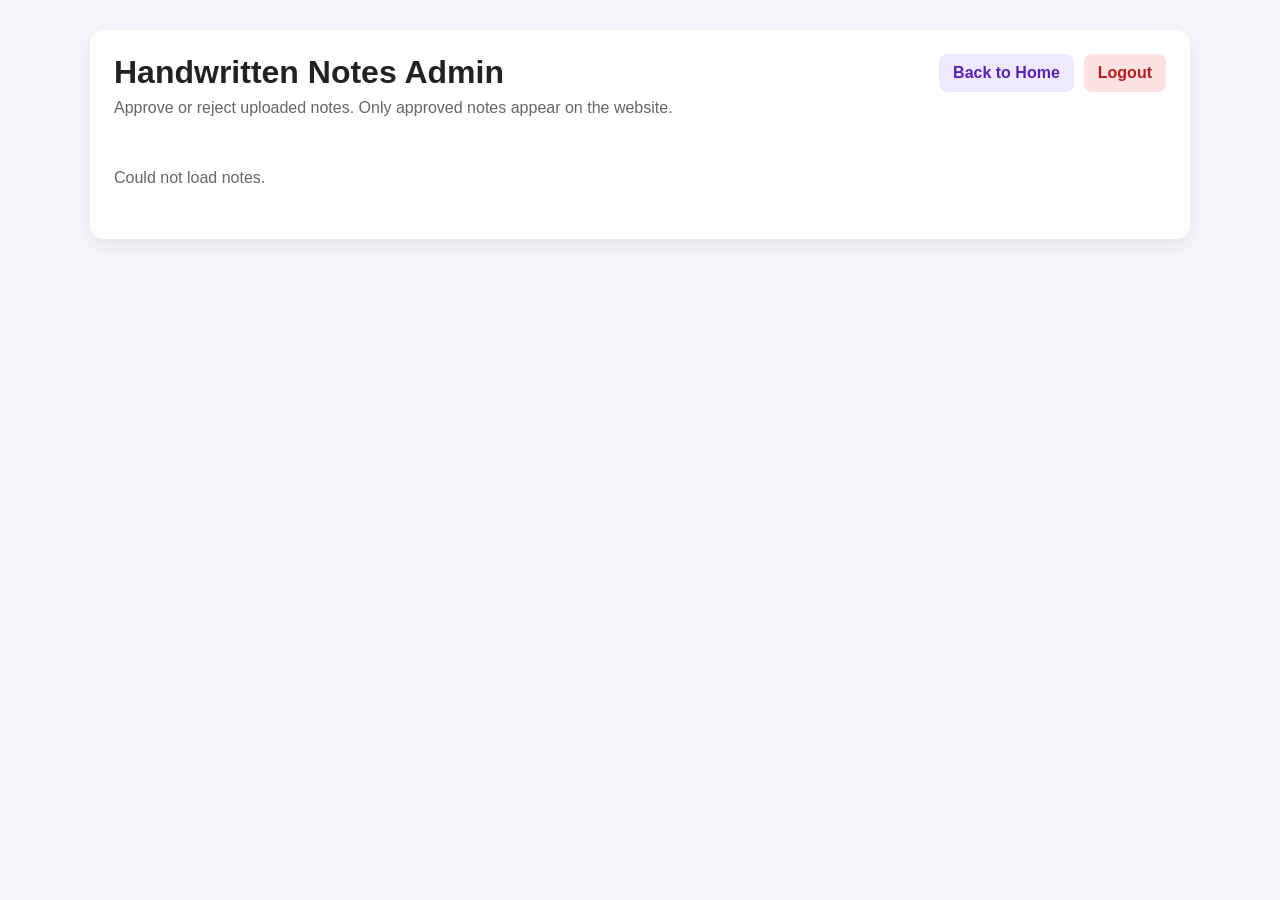
<file: admin_notes.html>
<!DOCTYPE html>
<html>
<head>
<title>SwapMyBook - Admin Notes</title>
<link href="admin_notes.css" rel="stylesheet">
<meta charset="UTF-8">
<meta name="viewport" content="width=device-width, initial-scale=1.0">
</head>
<body>

<div class="page-box">
<div class="page-top">
<div>
<h1>Handwritten Notes Admin</h1>
<p>Approve or reject uploaded notes. Only approved notes appear on the website.</p>
</div>
<div class="page-actions">
<a class="top-link" href="index.html">Back to Home</a>
<a class="logout-link" href="admin_logout.php">Logout</a>
</div>
</div>

<div id="adminMessage" class="admin-message">Loading notes...</div>

<div class="table-wrap" id="tableWrap" style="display:none;">
<table>
<thead>
<tr>
<th>Title</th>
<th>Subject</th>
<th>Uploader</th>
<th>PDF</th>
<th>Status</th>
<th>Action</th>
</tr>
</thead>
<tbody id="notesTableBody"></tbody>
</table>
</div>
</div>

<script>
function escapeHtml(value){
return String(value ?? "")
.replace(/&/g, "&amp;")
.replace(/</g, "&lt;")
.replace(/>/g, "&gt;")
.replace(/"/g, "&quot;")
.replace(/'/g, "&#39;");
}

function getActionMarkup(note){
let noteId = Number(note.note_id);

if(note.status === "approved"){
return `<div class="actions"></div>`;
}

if(note.status === "rejected"){
return `
<div class="actions">
<form action="delete_note.php" method="POST" onsubmit="return confirm('Delete this rejected note?');">
<input type="hidden" name="note_id" value="${noteId}">
<button type="submit" class="btn reject-btn">Delete</button>
</form>
</div>
`;
}

return `
<div class="actions">
<form action="update_note_status.php" method="POST">
<input type="hidden" name="note_id" value="${noteId}">
<input type="hidden" name="status" value="approved">
<button type="submit" class="btn approve-btn">Approve</button>
</form>
<form action="update_note_status.php" method="POST">
<input type="hidden" name="note_id" value="${noteId}">
<input type="hidden" name="status" value="rejected">
<button type="submit" class="btn reject-btn">Reject</button>
</form>
</div>
`;
}

function loadAdminNotes(){
fetch("admin_notes.php", { cache: "no-store" })
.then(async function(res){
let data = await res.json();

if(res.status === 401){
window.location.href = "admin_login.html";
return;
}

let message = document.getElementById("adminMessage");
let tableWrap = document.getElementById("tableWrap");
let tableBody = document.getElementById("notesTableBody");

if(!data.success){
message.innerText = data.message || "Could not load notes.";
tableWrap.style.display = "none";
return;
}

if(data.notes.length === 0){
message.innerText = "No notes uploaded yet.";
tableWrap.style.display = "none";
return;
}

tableBody.innerHTML = "";

data.notes.forEach(function(note){
tableBody.innerHTML += `
<tr>
<td>${escapeHtml(note.title)}</td>
<td>${escapeHtml(note.subject)}</td>
<td>${escapeHtml(note.uploader_name)}</td>
<td class="file-links">
<a href="${escapeHtml(note.file_path)}" target="_blank">View</a>
<a href="${escapeHtml(note.file_path)}" download>Download</a>
</td>
<td><span class="status ${escapeHtml(note.status)}">${escapeHtml(note.status)}</span></td>
<td>${getActionMarkup(note)}</td>
</tr>
`;
});

message.style.display = "none";
tableWrap.style.display = "block";
})
.catch(function(){
document.getElementById("adminMessage").innerText = "Could not load notes.";
document.getElementById("tableWrap").style.display = "none";
});
}

document.addEventListener("DOMContentLoaded", loadAdminNotes);
</script>

</body>
</html>
</file>
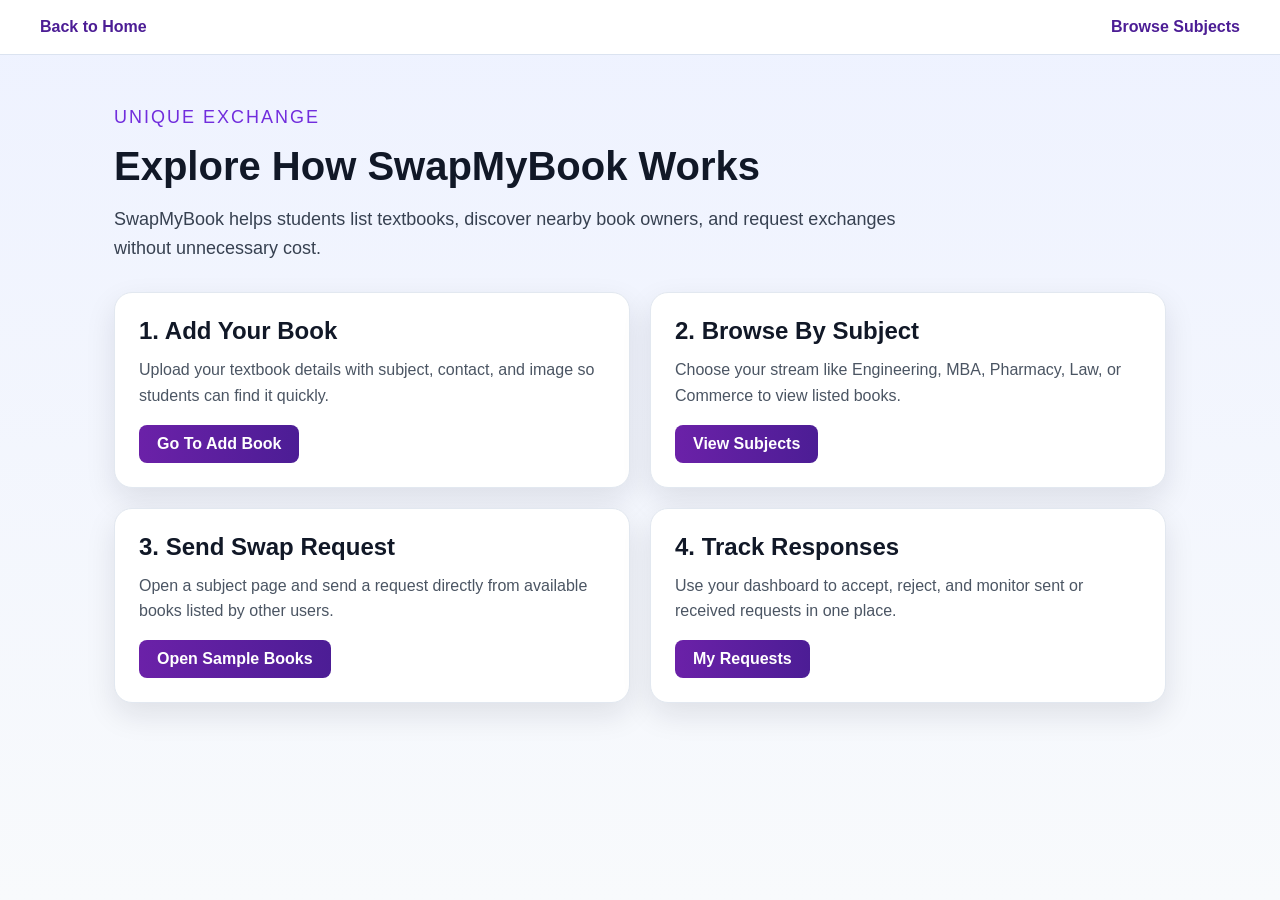
<file: explore_more.html>
<!DOCTYPE html>
<html lang="en">
<head>
<meta charset="UTF-8">
<meta name="viewport" content="width=device-width, initial-scale=1.0">
<title>Explore More - SwapMyBook</title>
<link rel="stylesheet" href="explore_more.css">
</head>
<body>

<header class="topbar">
<a class="back-link" href="index.html">Back to Home</a>
<div class="topbar-right">
<a class="browse-link" href="index.html#subjects">Browse Subjects</a>
</div>
</header>

<main class="explore-shell">
<section class="hero">
<p class="kicker">Unique Exchange</p>
<h1>Explore How SwapMyBook Works</h1>
<p>
SwapMyBook helps students list textbooks, discover nearby book owners,
and request exchanges without unnecessary cost.
</p>
</section>

<section class="flow-grid">
<article class="flow-card">
<h2>1. Add Your Book</h2>
<p>Upload your textbook details with subject, contact, and image so students can find it quickly.</p>
<a href="index.html">Go To Add Book</a>
</article>

<article class="flow-card">
<h2>2. Browse By Subject</h2>
<p>Choose your stream like Engineering, MBA, Pharmacy, Law, or Commerce to view listed books.</p>
<a href="index.html#subjects">View Subjects</a>
</article>

<article class="flow-card">
<h2>3. Send Swap Request</h2>
<p>Open a subject page and send a request directly from available books listed by other users.</p>
<a href="books.html?subject=engineering">Open Sample Books</a>
</article>

<article class="flow-card">
<h2>4. Track Responses</h2>
<p>Use your dashboard to accept, reject, and monitor sent or received requests in one place.</p>
<a href="my_requests.html">My Requests</a>
</article>
</section>
</main>

</body>
</html>
</file>
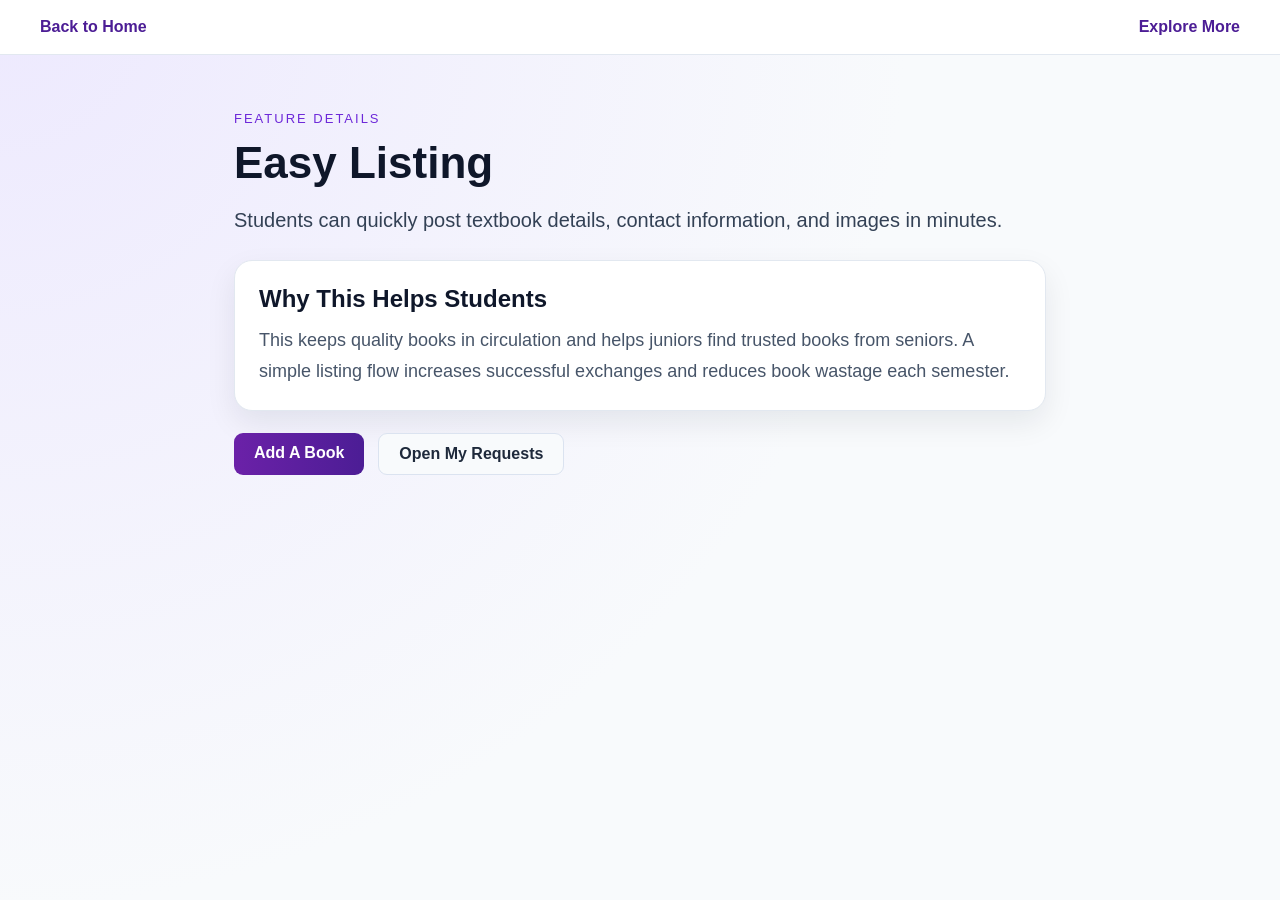
<file: read_more.html>
<!DOCTYPE html>
<html lang="en">
<head>
<meta charset="UTF-8">
<meta name="viewport" content="width=device-width, initial-scale=1.0">
<title>Feature Details - SwapMyBook</title>
<link rel="stylesheet" href="read_more.css">
</head>
<body>

<header class="topbar">
<a class="back-link" href="index.html">Back to Home</a>
<a class="explore-link" href="explore_more.html">Explore More</a>
</header>

<main class="feature-shell">
<p class="kicker">Feature Details</p>
<h1 id="featureTitle">Easy Listing</h1>
<p id="featureLead" class="lead"></p>

<section class="details-box">
<h2>Why This Helps Students</h2>
<p id="featureBody"></p>
</section>

<section class="action-row">
<a id="featureAction" href="index.html#subjects">Go To Subjects</a>
<a href="my_requests.html">Open My Requests</a>
</section>
</main>

<script>
const featureMap = {
"easy-listing": {
title: "Easy Listing",
lead: "Students can quickly post textbook details, contact information, and images in minutes.",
body: "This keeps quality books in circulation and helps juniors find trusted books from seniors. A simple listing flow increases successful exchanges and reduces book wastage each semester.",
actionLabel: "Add A Book",
actionHref: "index.html"
},
"smart-search": {
title: "Smart Search",
lead: "Books are grouped by academic stream so students can focus on relevant materials fast.",
body: "Instead of scanning random posts, students can directly open their subject category and compare available books. This improves discovery speed and helps users connect with the right owner quickly.",
actionLabel: "Browse Subjects",
actionHref: "index.html#subjects"
},
"direct-contact": {
title: "Direct Contact",
lead: "Requesters can contact book owners directly after discovering a suitable book.",
body: "Clear communication improves exchange success and avoids confusion about pickup details. Students can coordinate quickly and securely using the contact information shared by the owner.",
actionLabel: "View Books",
actionHref: "books.html?subject=engineering"
},
"cost-savings": {
title: "Cost Savings",
lead: "Peer-to-peer exchange lowers textbook spending for every semester.",
body: "Students save money by reusing existing books instead of buying new copies at full price. The platform makes affordable study resources available to more learners.",
actionLabel: "Start Swapping",
actionHref: "index.html#subjects"
}
};

const params = new URLSearchParams(window.location.search);
const key = params.get("feature") || "easy-listing";
const config = featureMap[key] || featureMap["easy-listing"];

document.getElementById("featureTitle").innerText = config.title;
document.getElementById("featureLead").innerText = config.lead;
document.getElementById("featureBody").innerText = config.body;

const actionLink = document.getElementById("featureAction");
actionLink.innerText = config.actionLabel;
actionLink.href = config.actionHref;
</script>

</body>
</html>
</file>
<file: admin_notes.css>
*{
margin:0;
padding:0;
box-sizing:border-box;
font-family:Arial, Helvetica, sans-serif;
}

body{
background:#f5f7fb;
padding:30px;
}

.page-box{
max-width:1100px;
margin:0 auto;
background:white;
border-radius:14px;
box-shadow:0 8px 24px rgba(0,0,0,0.08);
padding:24px;
}

.page-top{
display:flex;
justify-content:space-between;
gap:16px;
align-items:flex-start;
margin-bottom:24px;
flex-wrap:wrap;
}

.page-top h1{
margin-bottom:8px;
color:#222;
}

.page-top p{
color:#666;
}

.page-actions{
display:flex;
gap:10px;
flex-wrap:wrap;
}

.top-link,
.logout-link{
display:inline-block;
text-decoration:none;
font-weight:bold;
padding:10px 14px;
border-radius:8px;
}

.top-link{
background:#ede9fe;
color:#5b21b6;
}

.logout-link{
background:#fee2e2;
color:#b91c1c;
}

.admin-message{
padding:28px 0;
color:#666;
font-size:16px;
}

.table-wrap{
overflow-x:auto;
}

table{
width:100%;
border-collapse:collapse;
}

th,
td{
padding:14px 12px;
border-bottom:1px solid #e5e7eb;
text-align:left;
font-size:14px;
vertical-align:top;
}

th{
background:#f8fafc;
color:#334155;
}

.status{
display:inline-block;
padding:6px 10px;
border-radius:999px;
font-size:12px;
font-weight:bold;
text-transform:capitalize;
}

.status.pending{
background:#fff7ed;
color:#c2410c;
}

.status.approved{
background:#ecfdf5;
color:#15803d;
}

.status.rejected{
background:#fef2f2;
color:#b91c1c;
}

.file-links a{
display:inline-block;
margin-right:10px;
color:#2563eb;
text-decoration:none;
font-weight:bold;
}

.actions{
display:flex;
gap:8px;
flex-wrap:wrap;
}

.actions form{
margin:0;
}

.btn{
border:none;
padding:8px 14px;
border-radius:6px;
cursor:pointer;
color:white;
font-weight:bold;
}

.approve-btn{
background:#16a34a;
}

.reject-btn{
background:#dc2626;
}

@media (max-width:900px){
body{
padding:14px;
}

.page-box{
padding:16px;
}

table{
min-width:850px;
}
}
</file>
<file: explore_more.css>
*{
margin:0;
padding:0;
box-sizing:border-box;
font-family:Arial,sans-serif;
}

body{
min-height:100vh;
background:linear-gradient(180deg,#eef2ff,#f8fafc);
color:#111827;
}

.topbar{
display:flex;
justify-content:space-between;
align-items:center;
padding:18px 40px;
background:#ffffff;
border-bottom:1px solid #dbe3f0;
}

.topbar-right{
display:flex;
align-items:center;
gap:18px;
}

.topbar a{
text-decoration:none;
font-weight:600;
color:#4c1d95;
}

.explore-shell{
max-width:1100px;
margin:0 auto;
padding:48px 24px 60px;
}

.hero{
margin-bottom:30px;
}

.kicker{
font-size:14px;
letter-spacing:2px;
text-transform:uppercase;
color:#712ddd;
margin-bottom:12px;
}

.hero .kicker{
color:#712ddd;
}

.hero h1{
font-size:40px;
margin-bottom:16px;
}

.hero p{
font-size:18px;
line-height:1.6;
max-width:840px;
color:#374151;
}

.flow-grid{
display:grid;
grid-template-columns:repeat(2,minmax(0,1fr));
gap:20px;
}

.flow-card{
background:white;
border-radius:18px;
padding:24px;
box-shadow:0 12px 30px rgba(15,23,42,0.1);
border:1px solid #e2e8f0;
}

.flow-card h2{
font-size:24px;
margin-bottom:12px;
}

.flow-card p{
font-size:16px;
line-height:1.6;
color:#4b5563;
margin-bottom:16px;
}

.flow-card a{
display:inline-block;
text-decoration:none;
background:linear-gradient(90deg,#6b21a8,#4c1d95);
color:white;
padding:10px 18px;
border-radius:8px;
font-weight:600;
}

@media (max-width:900px){
.topbar{
padding:16px 20px;
}

.topbar-right{
gap:12px;
}

.flow-grid{
grid-template-columns:1fr;
}

.hero h1{
font-size:32px;
}
}
</file>
<file: read_more.css>
*{
margin:0;
padding:0;
box-sizing:border-box;
font-family:Arial,sans-serif;
}

body{
min-height:100vh;
background:radial-gradient(circle at top left,#ede9fe,#f8fafc 58%);
color:#0f172a;
}

.topbar{
display:flex;
justify-content:space-between;
align-items:center;
padding:18px 40px;
background:#ffffff;
border-bottom:1px solid #e2e8f0;
}

.topbar a{
text-decoration:none;
font-weight:600;
color:#4c1d95;
}

.feature-shell{
max-width:860px;
margin:0 auto;
padding:56px 24px 70px;
}

.kicker{
font-size:13px;
letter-spacing:2px;
text-transform:uppercase;
color:#6d28d9;
margin-bottom:12px;
}

h1{
font-size:44px;
margin-bottom:16px;
}

.lead{
font-size:20px;
line-height:1.6;
color:#334155;
margin-bottom:24px;
}

.details-box{
background:#ffffff;
border:1px solid #e2e8f0;
border-radius:18px;
padding:24px;
box-shadow:0 12px 30px rgba(15,23,42,0.08);
margin-bottom:22px;
}

.details-box h2{
font-size:24px;
margin-bottom:12px;
}

.details-box p{
font-size:18px;
line-height:1.7;
color:#475569;
}

.action-row{
display:flex;
gap:14px;
flex-wrap:wrap;
}

.action-row a{
text-decoration:none;
padding:11px 20px;
border-radius:9px;
font-weight:600;
}

.action-row a:first-child{
background:linear-gradient(90deg,#6b21a8,#4c1d95);
color:white;
}

.action-row a:last-child{
background:#f8fafc;
border:1px solid #dbe3f0;
color:#1e293b;
}

@media (max-width:700px){
h1{
font-size:34px;
}

.lead{
font-size:18px;
}
}
</file>
